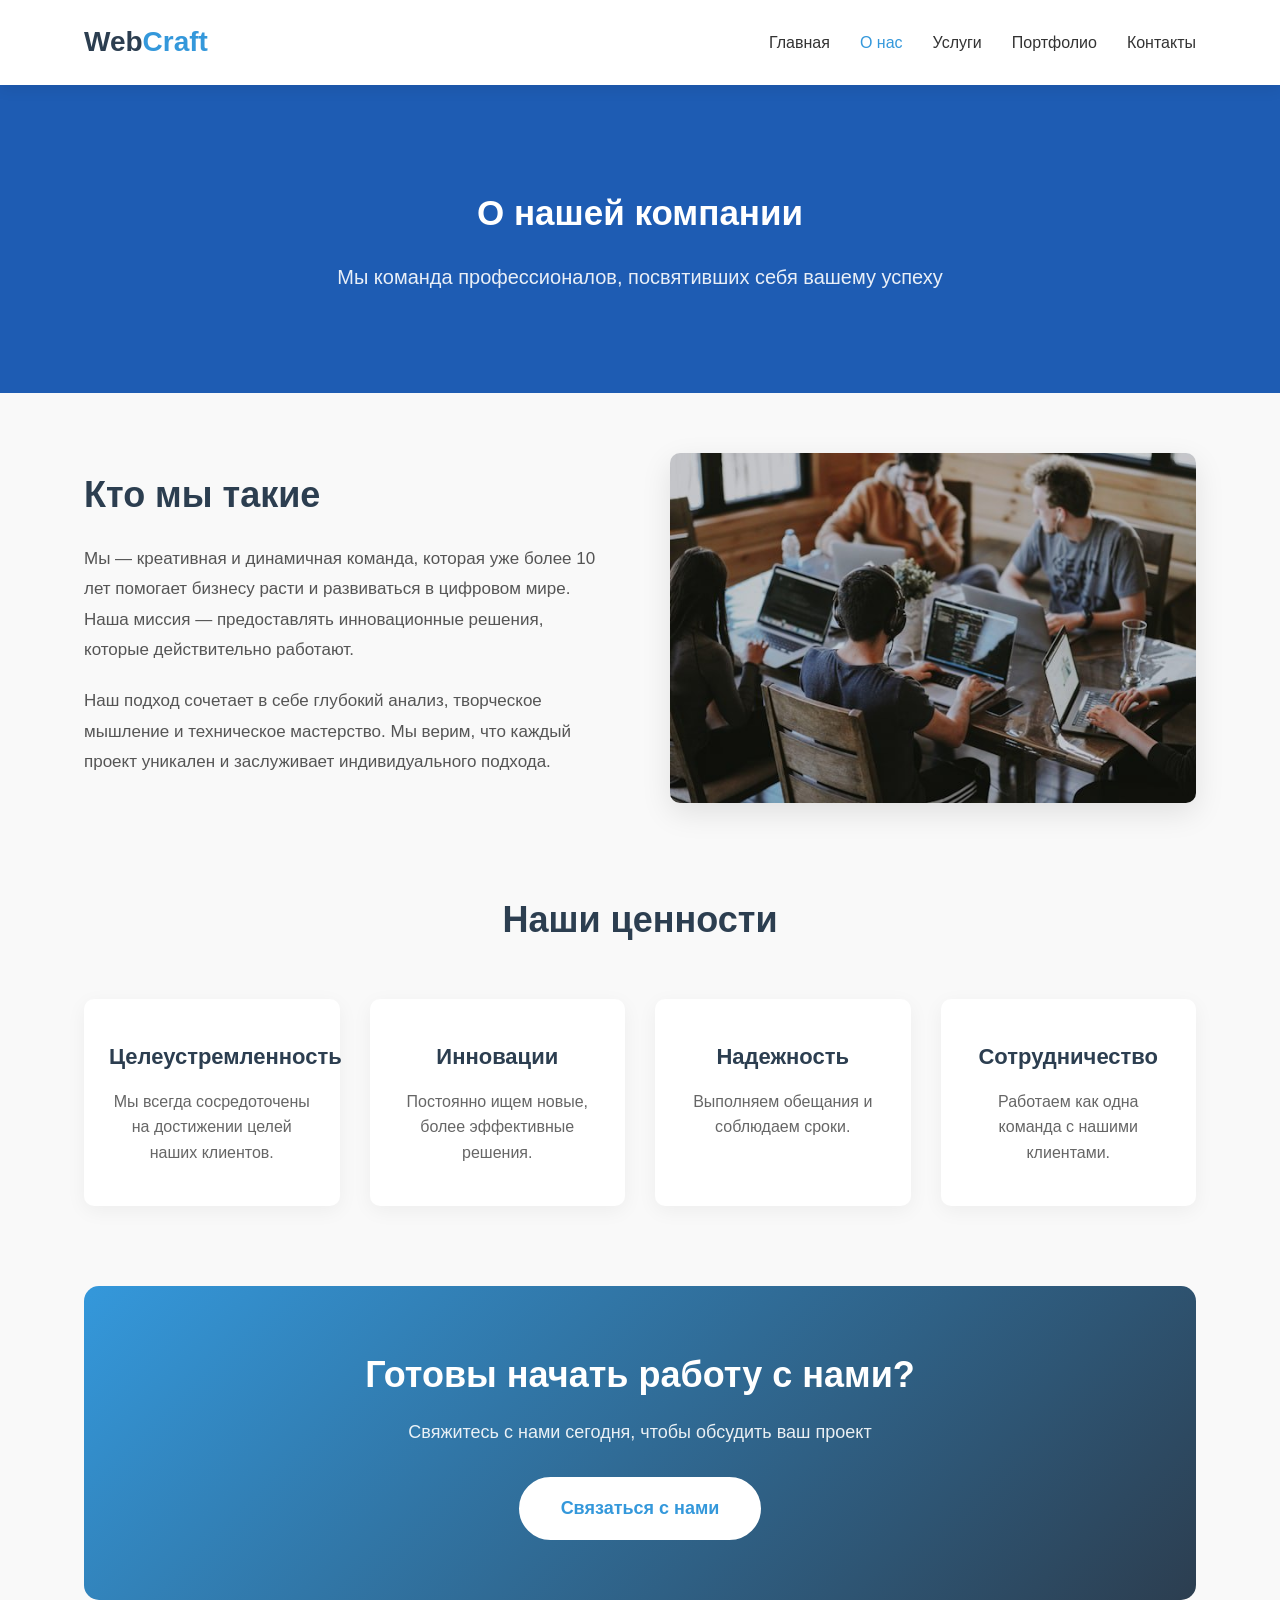
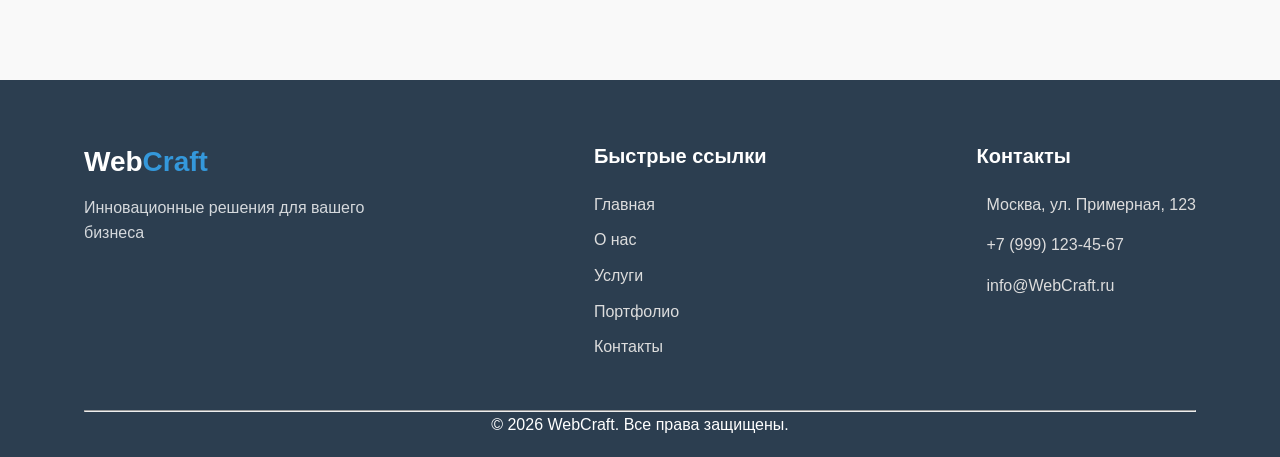
<file: pages/about-us.html>
<!DOCTYPE html>
<html lang="ru">
<head>
    <meta charset="UTF-8">
    <meta name="viewport" content="width=device-width, initial-scale=1.0">
    <title>О нас | WebCraft</title>
    <link rel="stylesheet" href="../css/style-about-us.css">
</head>
<body>
    <header class="header">
        <div class="container">
            <nav class="navbar">
                <div class="logo">
                    <a href="../index.html">Web<span>Craft</span></a>
                </div>
                <ul class="nav-menu">
                    <li><a href="../index.html" alt>Главная</a></li>
                    <li><a href="../pages/about-us.html" class="active">О нас</a></li>
                    <li><a href="../pages/service.html">Услуги</a></li>
                    <li><a href="portfolio.html">Портфолио</a></li>
                    <li><a href="contact.html">Контакты</a></li>
                </ul>
                <div class="hamburger">
                    <span></span>
                    <span></span>
                    <span></span>
                </div>
            </nav>
        </div>
    </header>
    <section class="about-hero">
        <div class="container">
            <h1>О нашей компании</h1>
            <p>Мы команда профессионалов, посвятивших себя вашему успеху</p>
        </div>
    </section>
    <main class="container">
        <section class="about-content">
            <div class="about-text">
                <h2>Кто мы такие</h2>
                <p>Мы — креативная и динамичная команда, которая уже более 10 лет помогает бизнесу расти и развиваться в цифровом мире. Наша миссия — предоставлять инновационные решения, которые действительно работают.</p>
                <p>Наш подход сочетает в себе глубокий анализ, творческое мышление и техническое мастерство. Мы верим, что каждый проект уникален и заслуживает индивидуального подхода.</p>
            </div>
            <div class="about-image">
                <img src="../img/team.jpg" alt="Наша команда">
            </div>
        </section>
        <section class="values-section">
            <h2>Наши ценности</h2>
            <div class="values-grid">
                <div class="value-card">
                    <i class="fas fa-bullseye"></i>
                    <h3>Целеустремленность</h3>
                    <p>Мы всегда сосредоточены на достижении целей наших клиентов.</p>
                </div>
                <div class="value-card">
                    <i class="fas fa-lightbulb"></i>
                    <h3>Инновации</h3>
                    <p>Постоянно ищем новые, более эффективные решения.</p>
                </div>
                <div class="value-card">
                    <i class="fas fa-handshake"></i>
                    <h3>Надежность</h3>
                    <p>Выполняем обещания и соблюдаем сроки.</p>
                </div>
                <div class="value-card">
                    <i class="fas fa-users"></i>
                    <h3>Сотрудничество</h3>
                    <p>Работаем как одна команда с нашими клиентами.</p>
                </div>
            </div>
        </section>
        <section class="cta-section">
        <div class="cta-section-text">
            <h2>Готовы начать работу с нами?</h2>
            <p>Свяжитесь с нами сегодня, чтобы обсудить ваш проект</p>
            <a href="" class="btn-primary">Связаться с нами</a>
        </div>
    </section>
    </main>
    <footer class="footer">
        <div class="container">
            <div class="footer-content">
                <div class="footer-logo">
                    <a href="../index.html">Web<span>Craft</span></a>
                    <p>Инновационные решения для вашего бизнеса</p>
                </div>
                <div class="footer-links">
                    <h3>Быстрые ссылки</h3>
                    <ul>
                        <li><a href="../index.html">Главная</a></li>
                        <li><a href="../pages/about-us.html">О нас</a></li>
                        <li><a href="../pages/service.html">Услуги</a></li>
                        <li><a href="portfolio.html">Портфолио</a></li>
                        <li><a href="contact.html">Контакты</a></li>
                    </ul>
                </div>
                <div class="footer-contact">
                    <h3>Контакты</h3>
                    <p><i class="fas fa-map-marker-alt"></i> Москва, ул. Примерная, 123</p>
                    <p><i class="fas fa-phone"></i> +7 (999) 123-45-67</p>
                    <p><i class="fas fa-envelope"></i> info@WebCraft.ru</p>
                </div>
            </div>
            <div class="footer-bottom">
                <hr>
                <p class="footer-2026-WebCraft">&copy; 2026 WebCraft. Все права защищены.</p>
            </div>
        </div>
    </footer>
</body>
</html>
</file>
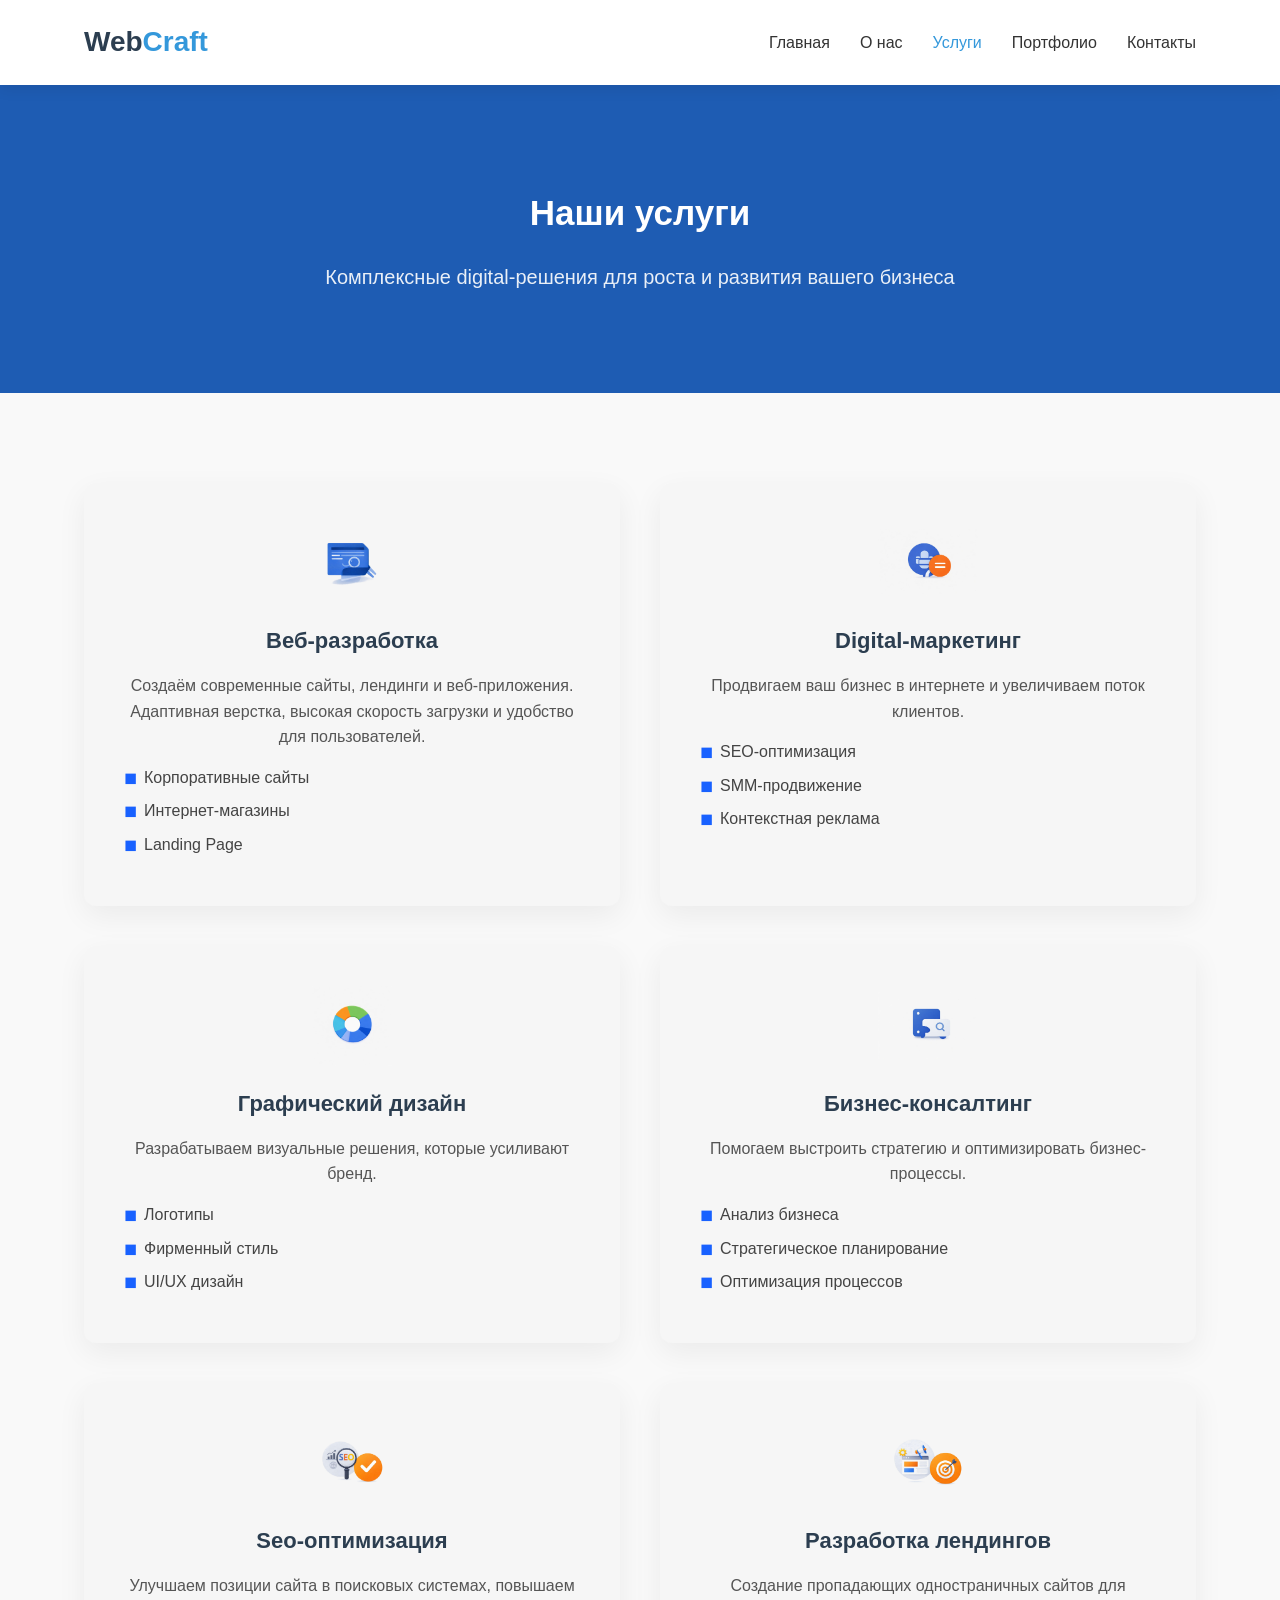
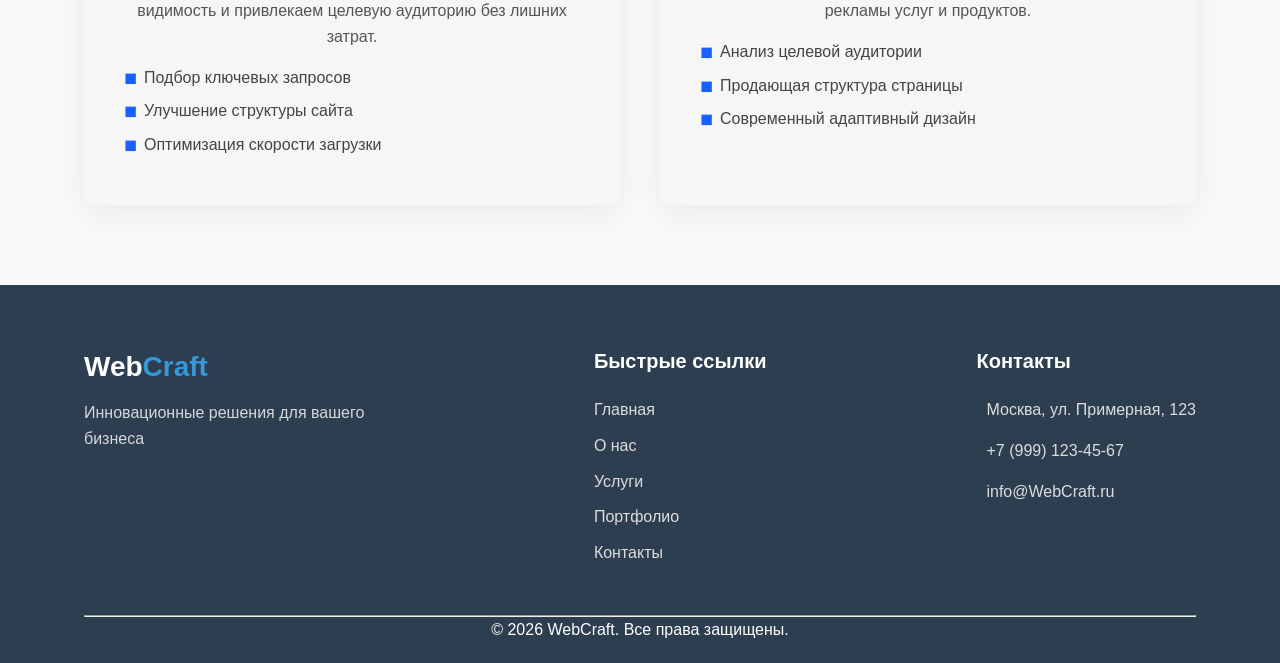
<file: pages/service.html>
<!DOCTYPE html>
<html lang="ru">

<head>
    <meta charset="UTF-8">
    <meta name="viewport" content="width=device-width, initial-scale=1.0">
    <title>Услуги | WebCraft</title>
    <link rel="stylesheet" href="../css/style-service.css">
</head>

<body>
    <header class="header">
        <div class="container">
            <nav class="navbar">
                <div class="logo">
                    <a href="../index.html">Web<span>Craft</span></a>
                </div>
                <ul class="nav-menu">
                    <li><a href="../index.html" alt>Главная</a></li>
                    <li><a href="../pages/about-us.html">О нас</a></li>
                    <li><a href="../pages/service.html" class="active">Услуги</a></li>
                    <li><a href="portfolio.html">Портфолио</a></li>
                    <li><a href="contact.html">Контакты</a></li>
                </ul>
                <div class="hamburger">
                    <span></span>
                    <span></span>
                    <span></span>
                </div>
            </nav>
        </div>
    </header>
    <section class="about-hero">
        <div class="container">
            <h1>Наши услуги</h1>
            <p>Комплексные digital-решения для роста и развития вашего бизнеса</p>
        </div>
    </section>
    <section class="services-page">
        <div class="container">
            <div class="services-list">
                <div class="service-item">
                    <img src="../img/иконка1.2.png" alt="" class="ico">
                    <h3  class="service-item-text">Веб-разработка</h3>
                    <p>
                        Создаём современные сайты, лендинги и веб-приложения.
                        Адаптивная верстка, высокая скорость загрузки и удобство для пользователей.
                    </p>
                    <ul>
                        <li class="list-services">Корпоративные сайты</li>
                        <li class="list-services">Интернет-магазины</li>
                        <li class="list-services">Landing Page</li>
                    </ul>
                </div>

                <div class="service-item">
                    <img src="../img/иконка2.jpg" alt="" class="ico">
                    <h3 class="service-item-text">Digital-маркетинг</h3>
                    <p>
                        Продвигаем ваш бизнес в интернете и увеличиваем поток клиентов.
                    </p>
                    <ul>
                        <li class="list-services">SEO-оптимизация</li>
                        <li class="list-services">SMM-продвижение</li>
                        <li class="list-services">Контекстная реклама</li>
                    </ul>
                </div>

                <div class="service-item">
                    <img src="../img/иконка3.jpg" alt="" class="ico">
                    <h3 class="service-item-text">Графический дизайн</h3>
                    <p>
                        Разрабатываем визуальные решения, которые усиливают бренд.
                    </p>
                    <ul>
                        <li class="list-services">Логотипы</li>
                        <li class="list-services">Фирменный стиль</li>
                        <li class="list-services">UI/UX дизайн</li>
                    </ul>
                </div>

                <div class="service-item">
                    <img src="../img/иконка4.jpg" alt="" class="ico">
                    <h3 class="service-item-text">Бизнес-консалтинг</h3>
                    <p>
                        Помогаем выстроить стратегию и оптимизировать бизнес-процессы.
                    </p>
                    <ul>
                        <li class="list-services">Анализ бизнеса</li>
                        <li class="list-services">Стратегическое планирование</li>
                        <li class="list-services">Оптимизация процессов</li>
                    </ul>
                </div>
                <div class="service-item">
                    <img src="../img/иконка666.jpg" alt="" class="ico">
                    <h3 class="service-item-text">Seo-оптимизация</h3>
                    <p>
                        Улучшаем позиции сайта в поисковых системах, повышаем видимость и привлекаем целевую аудиторию
                        без лишних затрат.
                    </p>
                    <ul>
                        <li class="list-services">Подбор ключевых запросов</li>
                        <li class="list-services">Улучшение структуры сайта</li>
                        <li class="list-services">Оптимизация скорости загрузки</li>
                    </ul>
                </div>
                <div class="service-item">
                    <img src="../img/иконка6.jpg" alt="" class="ico">
                    <h3 class="service-item-text">Разработка лендингов</h3>
                    <p>
                        Создание пропадающих одностраничных сайтов для рекламы услуг и продуктов.
                    </p>
                    <ul>
                        <li class="list-services">Анализ целевой аудитории</li>
                        <li class="list-services">Продающая структура страницы</li>
                        <li class="list-services">Современный адаптивный дизайн</li>
                    </ul>
                </div>

            </div>
        </div>
    </section>
    </main>
    <footer class="footer">
        <div class="container">
            <div class="footer-content">
                <div class="footer-logo">
                    <a href="../index/index.html">Web<span>Craft</span></a>
                    <p>Инновационные решения для вашего бизнеса</p>
                </div>
                <div class="footer-links">
                    <h3>Быстрые ссылки</h3>
                    <ul>
                        <li><a href="../index.html">Главная</a></li>
                        <li><a href="../pages/about-us.html">О нас</a></li>
                        <li><a href="../pages/services/service.html">Услуги</a></li>
                        <li><a href="portfolio.html">Портфолио</a></li>
                        <li><a href="contact.html">Контакты</a></li>
                    </ul>
                </div>
                <div class="footer-contact">
                    <h3>Контакты</h3>
                    <p><i class="fas fa-map-marker-alt"></i> Москва, ул. Примерная, 123</p>
                    <p><i class="fab fa-phone"></i> +7 (999) 123-45-67</p>
                    <p><i class="fab fa-envelope"></i> info@WebCraft.ru</p>
                </div>
            </div>
            <div class="footer-bottom">
                <hr>
                <p class="footer-2026-WebCraft">&copy; 2026 WebCraft. Все права защищены.</p>
                </div>
    </footer>
</body>

</html>
</file>
<file: css/style-about-us.css>
* {
    margin: 0;
    padding: 0;
    box-sizing: border-box;
    font-family: 'Segoe UI', Tahoma, Geneva, Verdana, sans-serif;
}

body {
    line-height: 1.6;
    color: #333;
    background-color: #f9f9f9;
}

.container {
    width: 90%;
    max-width: 1200px;
    margin: 0 auto;
    padding: 0 20px;
}

.header {
    background-color: #fff;
    box-shadow: 0 2px 15px rgba(0, 0, 0, 0.1);
    position: sticky;
    top: 0;
    z-index: 1000;
}

.navbar {
    display: flex;
    justify-content: space-between;
    align-items: center;
    padding: 20px 0;
}

.logo a {
    font-size: 28px;
    font-weight: 700;
    color: #2c3e50;
    text-decoration: none;
}

.logo span {
    color: #3498db;
}

.nav-menu {
    display: flex;
    list-style: none;
}

.nav-menu li {
    margin-left: 30px;
}

.nav-menu a {
    text-decoration: none;
    color: #333;
    font-weight: 500;
    transition: color 0.3s;
    font-size: 16px;
}

.nav-menu a:hover, .nav-menu a.active {
    color: #3498db;
}

.hamburger {
    display: none;
    flex-direction: column;
    cursor: pointer;
}

.hamburger span {
    width: 25px;
    height: 3px;
    background-color: #333;
    margin: 3px 0;
    transition: 0.3s;
}

.about-hero {
    background-color: rgb(30, 92, 179);
    background-size: cover;
    background-position: center;
    color: white;
    text-align: center;
    padding: 100px 0;
    margin-bottom: 60px;
}

.about-hero h1 {
    font-size: 35px;
    margin-bottom: 20px;
    font-weight: 700;
}

.about-hero p {
    font-size: 20px;
    max-width: 700px;
    margin: 0 auto;
    opacity: 0.9;
}

.about-content {
    display: flex;
    align-items: center;
    gap: 60px;
    margin-bottom: 80px;
    flex-wrap: wrap;
}

.about-text {
    flex: 1;
    min-width: 300px;
}

.about-text h2 {
    font-size: 36px;
    color: #2c3e50;
    margin-bottom: 20px;
    font-weight: 600;
}

.about-text p {
    margin-bottom: 20px;
    font-size: 17px;
    line-height: 1.8;
    color: #555;
}

.about-image {
    flex: 1;
    min-width: 300px;
}

.about-image img {
    width: 100%;
    border-radius: 10px;
    box-shadow: 0 10px 30px rgba(0, 0, 0, 0.1);
}

.values-section {
    margin-bottom: 80px;
    text-align: center;
}

.values-section h2 {
    font-size: 36px;
    color: #2c3e50;
    margin-bottom: 50px;
    font-weight: 600;
}

.values-grid {
    display: grid;
    grid-template-columns: repeat(auto-fit, minmax(250px, 1fr));
    gap: 30px;
}

.value-card {
    background: white;
    padding: 40px 25px;
    border-radius: 10px;
    box-shadow: 0 5px 20px rgba(0, 0, 0, 0.05);
    transition: transform 0.3s, box-shadow 0.3s;
    text-align: center;
}

.value-card:hover {
    transform: translateY(-10px);
    box-shadow: 0 15px 30px rgba(0, 0, 0, 0.1);
}

.value-card i {
    font-size: 40px;
    color: #3498db;
    margin-bottom: 20px;
}

.value-card h3 {
    font-size: 22px;
    margin-bottom: 15px;
    color: #2c3e50;
}

.value-card p {
    color: #666;
    font-size: 16px;
}

.cta-section {
    background: linear-gradient(135deg, #3498db, #2c3e50);
    color: white;
    text-align: center;
    padding: 60px 40px;
    border-radius: 15px;
    margin-bottom: 80px;
}

.cta-section h2 {
    font-size: 36px;
    margin-bottom: 15px;
}

.cta-section p {
    font-size: 18px;
    margin-bottom: 30px;
    opacity: 0.9;
}

.btn-primary {
    display: inline-block;
    background: white;
    color: #3498db;
    padding: 15px 40px;
    border-radius: 50px;
    text-decoration: none;
    font-weight: 600;
    font-size: 18px;
    transition: all 0.3s;
    border: 2px solid white;
}

.btn-primary:hover {
    background: transparent;
    color: white;
}

.footer {
    background-color: #2c3e50;
    color: white;
    padding: 60px 0 20px;
}

.footer-content {
    display: flex;
    justify-content: space-between;
    flex-wrap: wrap;
    gap: 40px;
    margin-bottom: 40px;
}

.footer-logo a {
    font-size: 28px;
    font-weight: 700;
    color: white;
    text-decoration: none;
}

.footer-logo span {
    color: #3498db;
}

.footer-logo p {
    margin-top: 10px;
    opacity: 0.8;
    max-width: 300px;
}

.footer-links h3, .footer-contact h3 {
    font-size: 20px;
    margin-bottom: 20px;
    color: white;
}

.footer-links ul {
    list-style: none;
}

.footer-links li {
    margin-bottom: 10px;
}

.footer-links a {
    color: #ddd;
    text-decoration: none;
    transition: color 0.3s;
}

.footer-links a:hover {
    color: #3498db;
}

.footer-contact p {
    display: flex;
    align-items: center;
    margin-bottom: 15px;
    color: #ddd;
}

.footer-contact i {
    margin-right: 10px;
    color: #3498db;
}
.footer-2026-WebCraft{
    text-align: center;
}
.footer-social a {
    display: inline-block;
    color: white;
    background: rgba(255, 255, 255, 0.1);
    width: 40px;
    height: 40px;
    border-radius: 50%;
    text-align: center;
    line-height: 40px;
    margin-left: 10px;
    transition: background 0.3s;
}

.footer-social a:hover {
    background: #3498db;
}
@media (max-width: 768px) {
    .container {
        padding: 0 15px;
    }

    .nav-menu {
        display: none;
        flex-direction: column;
        background: white;
        position: absolute;
        top: 80px;
        right: 20px;
        width: 220px;
        padding: 20px;
        border-radius: 10px;
        box-shadow: 0 10px 30px rgba(0,0,0,0.15);
    }

    .nav-menu li {
        margin: 15px 0;
    }

    .hamburger {
        display: flex;
    }

    .about-hero {
        padding: 70px 0;
    }

    .about-hero h1 {
        font-size: 30px;
    }

    .about-hero p {
        font-size: 18px;
    }

    .about-content {
        flex-direction: column;
        gap: 40px;
    }

    .about-text h2 {
        font-size: 30px;
        text-align: center;
    }

    .about-text p {
        text-align: center;
    }

    .values-section h2 {
        font-size: 30px;
    }

    .cta-section {
        padding: 50px 30px;
    }

    .cta-section h2 {
        font-size: 30px;
    }

    .footer-bottom {
        flex-direction: column;
        text-align: center;
    }
}
@media (max-width: 576px) {
    .logo a {
        font-size: 22px;
    }

    .about-hero {
        padding: 50px 0;
    }

    .about-hero h1 {
        font-size: 24px;
    }

    .about-hero p {
        font-size: 16px;
        padding: 0 10px;
    }

    .about-text h2 {
        font-size: 24px;
    }

    .about-text p {
        font-size: 16px;
    }

    .values-section h2 {
        font-size: 24px;
        margin-bottom: 30px;
    }

    .value-card {
        padding: 30px 20px;
    }

    .cta-section {
        padding: 40px 20px;
    }

    .cta-section h2 {
        font-size: 24px;
    }

    .cta-section p {
        font-size: 16px;
    }

    .btn-primary {
        padding: 12px 30px;
        font-size: 16px;
    }

    .footer-content {
        flex-direction: column;
        text-align: center;
    }

    .footer-social a {
        margin: 5px;
    }
}
@media (max-width: 378px) {

    .about-hero h1 {
        font-size: 20px;
    }

    .about-hero p {
        font-size: 14px;
    }

    .about-text h2 {
        font-size: 20px;
    }

    .about-text p {
        font-size: 14px;
    }

    .value-card h3 {
        font-size: 18px;
    }

    .value-card p {
        font-size: 14px;
    }

    .cta-section h2 {
        font-size: 20px;
    }

    .cta-section p {
        font-size: 14px;
    }

    .btn-primary {
        padding: 10px 25px;
        font-size: 14px;
    }

    .footer-logo a {
        font-size: 22px;
    }

    .footer-logo p {
        font-size: 14px;
    }
}
</file>
<file: css/style-service.css>
* {
    margin: 0;
    padding: 0;
    box-sizing: border-box;
    font-family: 'Segoe UI', Tahoma, Geneva, Verdana, sans-serif;
}

body {
    line-height: 1.6;
    color: #333;
    background-color: #f9f9f9;
}

.container {
    width: 90%;
    max-width: 1200px;
    margin: 0 auto;
    padding: 0 20px;
}
.header {
    background-color: #fff;
    box-shadow: 0 2px 15px rgba(0, 0, 0, 0.1);
    position: sticky;
    top: 0;
    z-index: 1000;
}

.navbar {
    display: flex;
    justify-content: space-between;
    align-items: center;
    padding: 20px 0;
}

.logo a {
    font-size: 28px;
    font-weight: 700;
    color: #2c3e50;
    text-decoration: none;
}

.logo span {
    color: #3498db;
}

.nav-menu {
    display: flex;
    list-style: none;
}

.nav-menu li {
    margin-left: 30px;
}

.nav-menu a {
    text-decoration: none;
    color: #333;
    font-weight: 500;
    transition: color 0.3s;
    font-size: 16px;
}

.nav-menu a:hover, .nav-menu a.active {
    color: #3498db;
}

.hamburger {
    display: none;
    flex-direction: column;
    cursor: pointer;
}

.hamburger span {
    width: 25px;
    height: 3px;
    background-color: #333;
    margin: 3px 0;
    transition: 0.3s;
}
.about-hero {
    background-color: rgb(30, 92, 179);
    background-size: cover;
    background-position: center;
    color: white;
    text-align: center;
    padding: 100px 0;
    margin-bottom: 10px;
}

.about-hero h1 {
    font-size: 35px;
    margin-bottom: 20px;
    font-weight: 700;
}

.about-hero p {
    font-size: 20px;
    max-width: 700px;
    margin: 0 auto;
    opacity: 0.9;
}
.about-content {
    display: flex;
    align-items: center;
    gap: 60px;
    margin-bottom: 80px;
    flex-wrap: wrap;
}

.about-text {
    flex: 1;
    min-width: 300px;
}

.about-text h2 {
    font-size: 36px;
    color: #2c3e50;
    margin-bottom: 20px;
    font-weight: 600;
}

.about-text p {
    margin-bottom: 20px;
    font-size: 17px;
    line-height: 1.8;
    color: #555;
}

.about-image {
    flex: 1;
    min-width: 300px;
}

.about-image img {
    width: 100%;
    border-radius: 10px;
    box-shadow: 0 10px 30px rgba(0, 0, 0, 0.1);
}
.values-section {
    margin-bottom: 80px;
    text-align: center;
}

.values-section h2 {
    font-size: 36px;
    color: #2c3e50;
    margin-bottom: 50px;
    font-weight: 600;
}

.values-grid {
    display: grid;
    grid-template-columns: repeat(auto-fit, minmax(250px, 1fr));
    gap: 30px;
}

.value-card {
    background: white;
    padding: 40px 25px;
    border-radius: 10px;
    box-shadow: 0 5px 20px rgba(0, 0, 0, 0.05);
    transition: transform 0.3s, box-shadow 0.3s;
    text-align: center;
}

.value-card:hover {
    transform: translateY(-10px);
    box-shadow: 0 15px 30px rgba(0, 0, 0, 0.1);
}

.value-card i {
    font-size: 40px;
    color: #3498db;
    margin-bottom: 20px;
}

.value-card h3 {
    font-size: 22px;
    margin-bottom: 15px;
    color: #2c3e50;
}

.value-card p {
    color: #666;
    font-size: 16px;
}

.cta-section {
    background: linear-gradient(135deg, #3498db, #2c3e50);
    color: white;
    text-align: center;
    padding: 60px 40px;
    border-radius: 15px;
    margin-bottom: 80px;
}

.cta-section h2 {
    font-size: 36px;
    margin-bottom: 15px;
}

.cta-section p {
    font-size: 18px;
    margin-bottom: 30px;
    opacity: 0.9;
}

.btn-primary {
    display: inline-block;
    background: white;
    color: #3498db;
    padding: 15px 40px;
    border-radius: 50px;
    text-decoration: none;
    font-weight: 600;
    font-size: 18px;
    transition: all 0.3s;
    border: 2px solid white;
}

.btn-primary:hover {
    background: transparent;
    color: white;
}

.footer {
    background-color: #2c3e50;
    color: white;
    padding: 60px 0 20px;
}

.footer-content {
    display: flex;
    justify-content: space-between;
    flex-wrap: wrap;
    gap: 40px;
    margin-bottom: 40px;
}

.footer-logo a {
    font-size: 28px;
    font-weight: 700;
    color: white;
    text-decoration: none;
}

.footer-logo span {
    color: #3498db;
}
.footer-2026-WebCraft{
text-align: center;
}
.footer-logo p {
    margin-top: 10px;
    opacity: 0.8;
    max-width: 300px;
}

.footer-links h3, .footer-contact h3 {
    font-size: 20px;
    margin-bottom: 20px;
    color: white;
}

.footer-links ul {
    list-style: none;
}

.footer-links li {
    margin-bottom: 10px;
}

.footer-links a {
    color: #ddd;
    text-decoration: none;
    transition: color 0.3s;
}

.footer-links a:hover {
    color: #3498db;
}

.footer-contact p {
    display: flex;
    align-items: center;
    margin-bottom: 15px;
    color: #ddd;
}

.footer-contact i {
    margin-right: 10px;
    color: #3498db;
}

.footer-social a {
    display: inline-block;
    color: white;
    background: rgba(255, 255, 255, 0.1);
    width: 40px;
    height: 40px;
    border-radius: 50%;
    text-align: center;
    line-height: 40px;
    margin-left: 10px;
    transition: background 0.3s;
}

.footer-social a:hover {
    background: #3498db;
}
@media (max-width: 992px) {
    .about-content {
        flex-direction: column;
    }
    
    .about-text, .about-image {
        width: 100%;
    }
}

@media (max-width: 768px) {
    .hamburger {
        display: flex;
    }
    
    .nav-menu {
        position: fixed;
        left: -100%;
        top: 80px;
        flex-direction: column;
        background-color: white;
        width: 100%;
        text-align: center;
        transition: 0.3s;
        box-shadow: 0 10px 15px rgba(0, 0, 0, 0.1);
        padding: 20px 0;
    }
    
    .nav-menu.active {
        left: 0;
    }
    
    .nav-menu li {
        margin: 15px 0;
    }
    
    .about-hero h1 {
        font-size: 36px;
    }
    
    .about-hero p {
        font-size: 18px;
    }
    
    .values-grid, .team-grid {
        grid-template-columns: 1fr;
    }
    
    .footer-content {
        flex-direction: column;
    }
    
    .footer-bottom {
        flex-direction: column;
        text-align: center;
    }
}
.services-hero {
    background: #1e5cb3;
    color: white;
    padding: 80px 0;
    text-align: center;
}

.services-hero h1 {
    font-size: 42px;
    margin-bottom: 15px;
}

.services-hero p {
    font-size: 18px;
    opacity: 0.9;
}

.services-page {
    background: #f9f9f9;
    padding: 80px 0;
}

.services-list {
    display: grid;
    grid-template-columns: repeat(2, 1fr);
    gap: 40px;
}
.ico{
    align-items: center;
    justify-content: center;
    width: 140px;
}
.service-item {
    background: #f6f6f6;
    padding: 40px;
    border-radius: 12px;
    box-shadow: 0 10px 30px rgba(0,0,0,0.06);
    transition: transform 0.3s, box-shadow 0.3s;
    text-align: center;
    
}

.service-item .ico {
    width: 100px;
    height: 80px;
    object-fit: contain; /* иконка целиком */
    margin: 0 auto 20px;
    display: block;
}

.list-services{
    text-align: left;
}
.service-item:hover {
    transform: translateY(-8px);
    box-shadow: 0 20px 40px rgba(0,0,0,0.1);
}

.service-item img {
    width: 100px;
    margin-bottom: 20px;
}

.service-item h3 {
    font-size: 22px;
    margin-bottom: 15px;
    color: #2c3e50;
}

.service-item p {
    margin-bottom: 15px;
    color: #555;
}

.service-item ul {
    list-style: none;
    padding-left: 0;
}

.service-item ul li {
    position: relative;
    padding-left: 20px;
    margin-bottom: 8px;
    color: #444;
}

.service-item ul li::before {
    content: "◼";
    position: absolute;
    left: 0;
    color: #1861ff;
}
.cta-section {
    background: linear-gradient(135deg, #3498db, #2c3e50);
    color: white;
    text-align: center;
    padding: 60px 40px;
    border-radius: 15px;
    margin-bottom: 80px;
    width: auto;
}

.cta-section h2 {
    font-size: 36px;
    margin-bottom: 15px;
}

.cta-section p {
    font-size: 18px;
    margin-bottom: 30px;
    opacity: 0.9;
}

.service-item-text{
    text-align: center;
}
.ico{
width: 140px;
}
</file>
